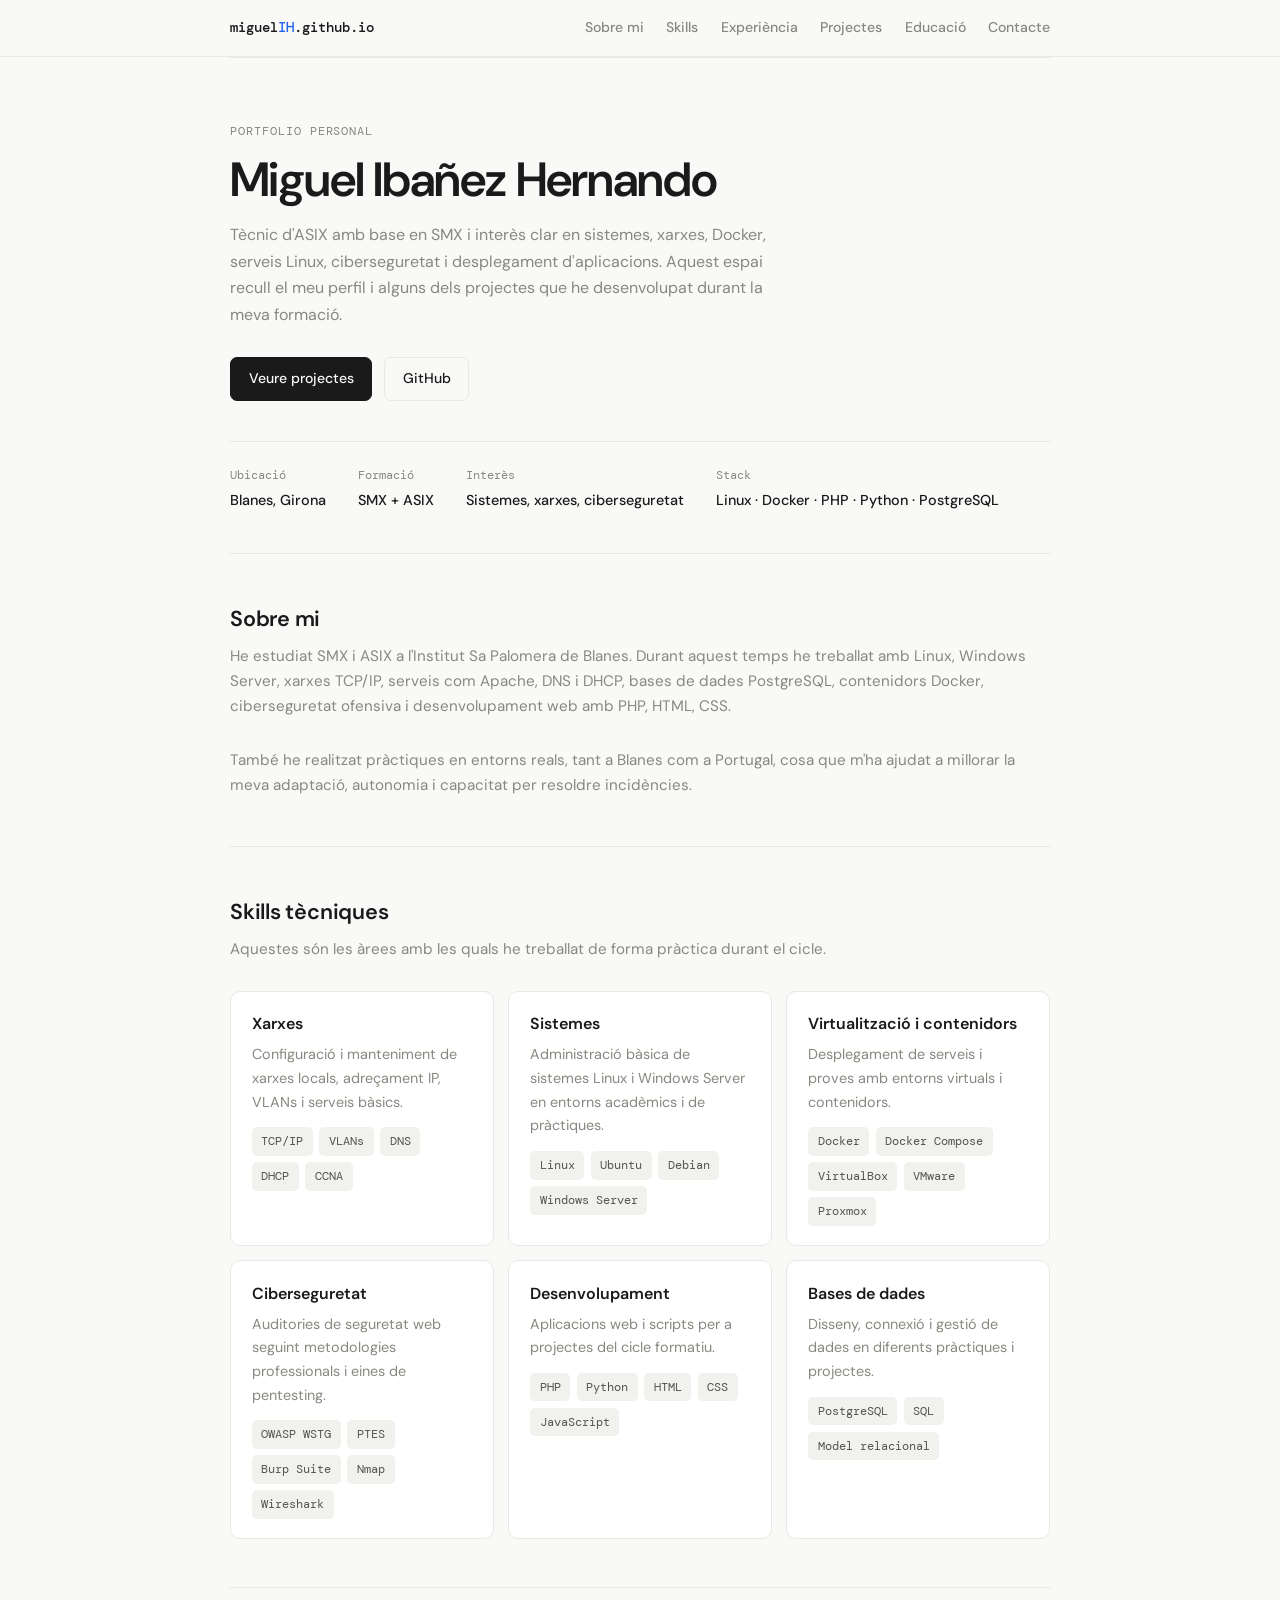
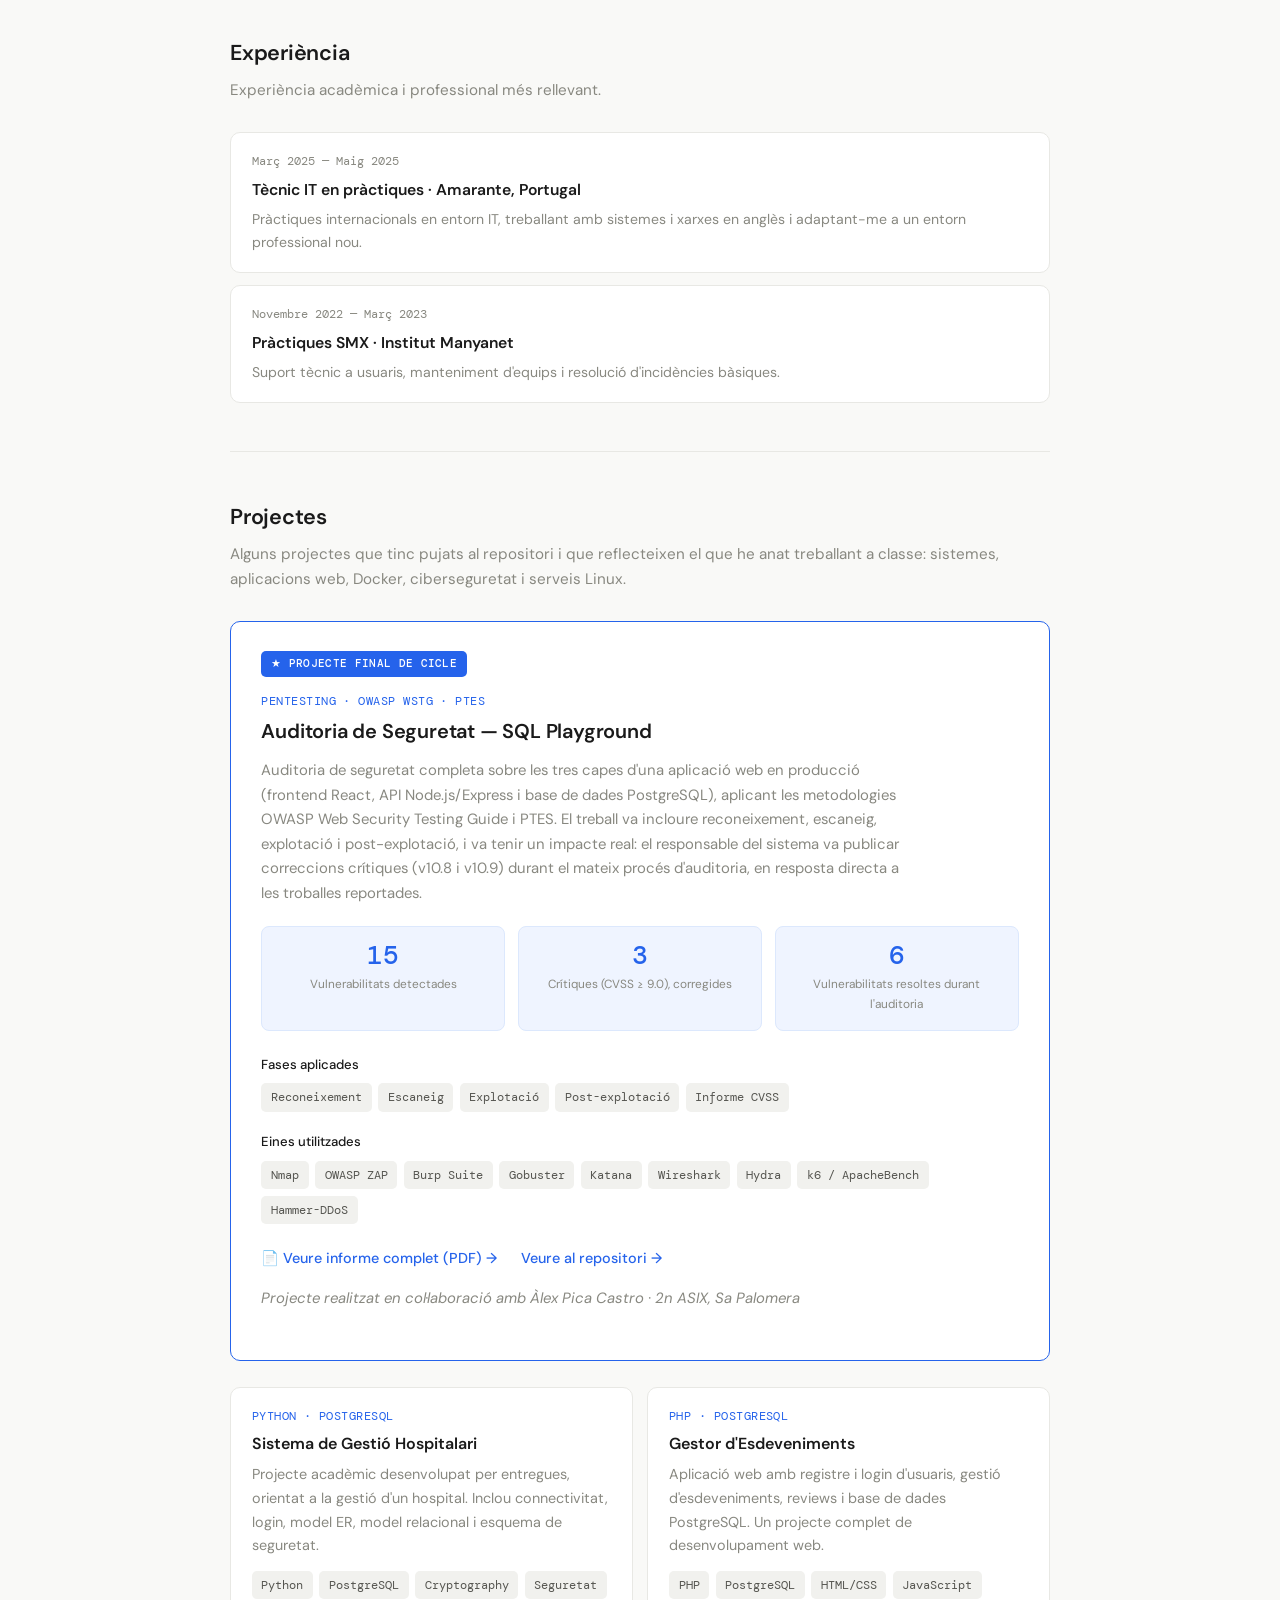
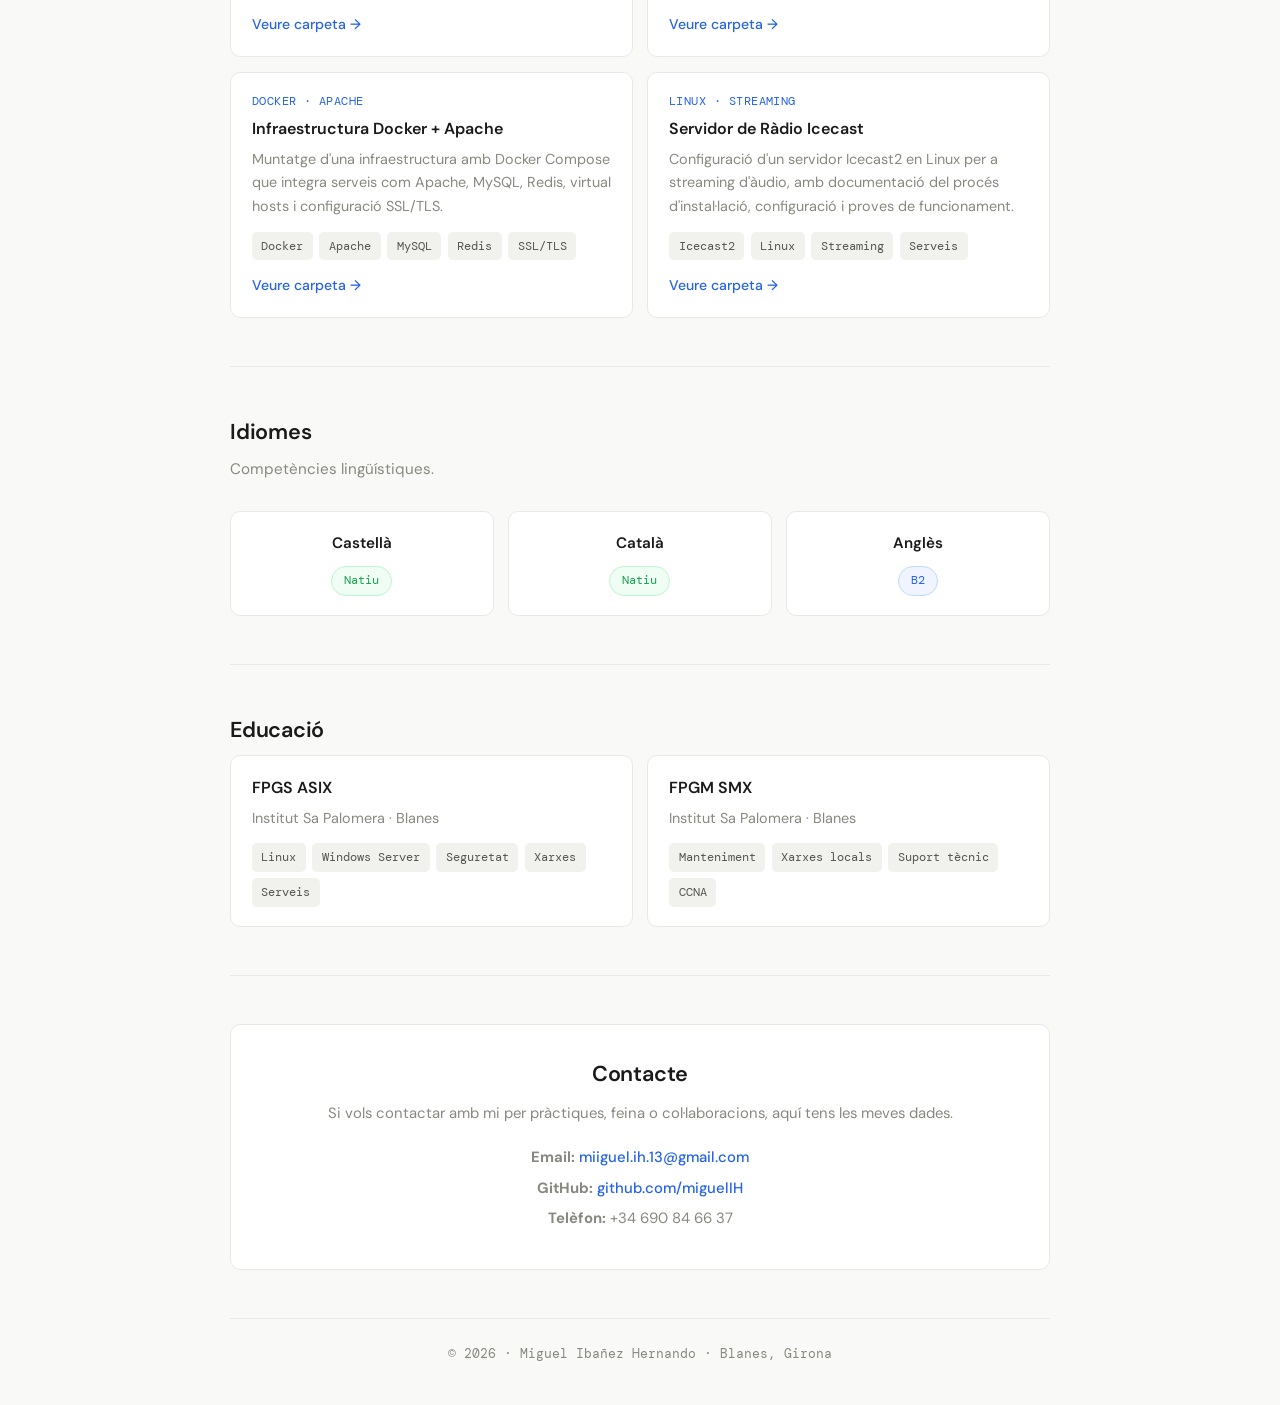
<file: index.html>
<!DOCTYPE html>
<html lang="ca">
<head>
  <meta charset="UTF-8" />
  <meta name="viewport" content="width=device-width, initial-scale=1.0" />
  <title>Miguel Ibañez | Portfolio</title>
  <meta name="description" content="Portfolio personal de Miguel Ibañez Hernando, tècnic ASIX amb projectes de sistemes, xarxes, ciberseguretat, Docker i desenvolupament web." />
  <link href="https://fonts.googleapis.com/css2?family=DM+Sans:wght@300;400;500;600&family=DM+Mono:wght@400;500&display=swap" rel="stylesheet">
  <style>
    :root {
      --bg: #f9f9f7;
      --surface: #ffffff;
      --border: #e8e8e4;
      --text: #1a1a1a;
      --muted: #888880;
      --accent: #2563eb;
      --accent-soft: #eff4ff;
      --tag-bg: #f1f1ee;
      --tag-color: #555550;
      --radius: 10px;
      --max: 820px;
    }
 
    * { box-sizing: border-box; margin: 0; padding: 0; }
 
    html { scroll-behavior: smooth; }
 
    body {
      font-family: 'DM Sans', sans-serif;
      background: var(--bg);
      color: var(--text);
      line-height: 1.65;
      font-size: 15px;
    }
 
    a { color: var(--accent); text-decoration: none; }
    a:hover { text-decoration: underline; }
 
    .container {
      width: min(100% - 2.5rem, var(--max));
      margin: 0 auto;
    }
 
    /* ── HEADER ── */
    header {
      border-bottom: 1px solid var(--border);
      background: var(--bg);
      position: sticky;
      top: 0;
      z-index: 10;
    }
 
    .nav {
      display: flex;
      justify-content: space-between;
      align-items: center;
      padding: 1rem 0;
      gap: 1rem;
      flex-wrap: wrap;
    }
 
    .brand {
      font-family: 'DM Mono', monospace;
      font-size: .9rem;
      color: var(--text);
      font-weight: 500;
    }
 
    .brand span { color: var(--accent); }
 
    nav { display: flex; gap: 1.4rem; flex-wrap: wrap; }
 
    nav a {
      color: var(--muted);
      font-size: .88rem;
      font-weight: 500;
      transition: color .15s;
    }
 
    nav a:hover { color: var(--text); text-decoration: none; }
 
    /* ── HERO ── */
    .hero { padding: 4rem 0 2.5rem; }
 
    .label {
      font-family: 'DM Mono', monospace;
      font-size: .75rem;
      color: var(--muted);
      letter-spacing: .08em;
      text-transform: uppercase;
      margin-bottom: .75rem;
    }
 
    h1 {
      font-size: clamp(2rem, 5vw, 3rem);
      font-weight: 600;
      line-height: 1.1;
      margin-bottom: 1rem;
      letter-spacing: -.02em;
    }
 
    .hero-desc {
      color: var(--muted);
      font-size: 1rem;
      max-width: 560px;
      margin-bottom: 1.8rem;
    }
 
    .cta { display: flex; gap: .75rem; flex-wrap: wrap; }
 
    .btn {
      padding: .6rem 1.1rem;
      border-radius: 7px;
      font-size: .88rem;
      font-weight: 500;
      font-family: inherit;
      transition: .15s;
    }
 
    .btn-primary {
      background: var(--text);
      color: var(--bg);
      border: 1px solid var(--text);
    }
 
    .btn-primary:hover { opacity: .8; text-decoration: none; }
 
    .btn-secondary {
      background: transparent;
      color: var(--text);
      border: 1px solid var(--border);
    }
 
    .btn-secondary:hover { border-color: #aaa; text-decoration: none; }
 
    .hero-meta {
      margin-top: 2.5rem;
      padding-top: 1.5rem;
      border-top: 1px solid var(--border);
      display: flex;
      gap: 2rem;
      flex-wrap: wrap;
    }
 
    .meta-item { display: flex; flex-direction: column; gap: .2rem; }
    .meta-label { font-size: .75rem; color: var(--muted); font-family: 'DM Mono', monospace; }
    .meta-value { font-size: .9rem; font-weight: 500; }
 
    /* ── SECTIONS ── */
    section { padding: 3rem 0; border-top: 1px solid var(--border); }
 
    h2 {
      font-size: 1.35rem;
      font-weight: 600;
      margin-bottom: .4rem;
      letter-spacing: -.01em;
    }
 
    .section-desc {
      color: var(--muted);
      margin-bottom: 1.8rem;
      font-size: .95rem;
    }
 
    /* ── CARDS ── */
    .card {
      background: var(--surface);
      border: 1px solid var(--border);
      border-radius: var(--radius);
      padding: 1.2rem 1.3rem;
    }
 
    .card h3 {
      font-size: 1rem;
      font-weight: 600;
      margin-bottom: .35rem;
    }
 
    .card p {
      color: var(--muted);
      font-size: .9rem;
      margin-bottom: .8rem;
    }
 
    /* ── GRIDS ── */
    .grid-3 { display: grid; grid-template-columns: repeat(3,1fr); gap: .9rem; }
    .grid-2 { display: grid; grid-template-columns: repeat(2,1fr); gap: .9rem; }
 
    /* ── TAGS ── */
    .tags { display: flex; flex-wrap: wrap; gap: .4rem; margin-top: .5rem; }
 
    .tag {
      background: var(--tag-bg);
      color: var(--tag-color);
      padding: .25rem .6rem;
      border-radius: 5px;
      font-size: .78rem;
      font-family: 'DM Mono', monospace;
      font-weight: 400;
    }
 
    /* ── TIMELINE ── */
    .timeline { display: grid; gap: .8rem; }
 
    .timeline-item {
      background: var(--surface);
      border: 1px solid var(--border);
      border-radius: var(--radius);
      padding: 1.1rem 1.3rem;
    }
 
    .timeline-item .date {
      font-family: 'DM Mono', monospace;
      font-size: .78rem;
      color: var(--muted);
      margin-bottom: .35rem;
    }
 
    .timeline-item h3 { font-size: .98rem; font-weight: 600; margin-bottom: .3rem; }
    .timeline-item p { color: var(--muted); font-size: .88rem; }
 
    /* ── PROJECTS ── */
    .project-type {
      font-family: 'DM Mono', monospace;
      font-size: .72rem;
      color: var(--accent);
      text-transform: uppercase;
      letter-spacing: .04em;
      margin-bottom: .3rem;
    }
 
    .project-links { margin-top: .8rem; }
    .project-links a { font-size: .88rem; font-weight: 500; }
 
    /* ── FEATURED PROJECT ── */
    .featured-card {
      background: var(--surface);
      border: 1.5px solid var(--accent);
      border-radius: var(--radius);
      padding: 1.8rem 1.9rem;
      margin-bottom: 1.6rem;
      position: relative;
    }
 
    .featured-badge {
      display: inline-block;
      background: var(--accent);
      color: #fff;
      font-family: 'DM Mono', monospace;
      font-size: .68rem;
      font-weight: 500;
      padding: .25rem .6rem;
      border-radius: 5px;
      margin-bottom: .9rem;
      letter-spacing: .03em;
      text-transform: uppercase;
    }
 
    .featured-card h3 {
      font-size: 1.25rem;
      font-weight: 600;
      margin-bottom: .6rem;
      letter-spacing: -.01em;
    }
 
    .featured-card > p {
      color: var(--muted);
      font-size: .93rem;
      margin-bottom: 1.3rem;
      max-width: 640px;
    }
 
    .stat-grid {
      display: grid;
      grid-template-columns: repeat(3, 1fr);
      gap: .8rem;
      margin-bottom: 1.4rem;
    }
 
    .stat-box {
      background: var(--accent-soft);
      border: 1px solid #dce8fd;
      border-radius: 8px;
      padding: 1rem .8rem;
      text-align: center;
    }
 
    .stat-num {
      font-family: 'DM Mono', monospace;
      font-size: 1.6rem;
      font-weight: 500;
      color: var(--accent);
      line-height: 1;
    }
 
    .stat-label {
      font-size: .74rem;
      color: var(--muted);
      margin-top: .4rem;
    }
 
    .featured-subtitle {
      font-size: .82rem;
      font-weight: 500;
      color: var(--text);
      margin-bottom: .5rem;
      margin-top: 1.2rem;
    }
 
    .featured-links {
      margin-top: 1.4rem;
      display: flex;
      gap: 1.5rem;
      flex-wrap: wrap;
    }
 
    .featured-links a {
      font-size: .9rem;
      font-weight: 500;
    }
 
    .credit-note {
      margin-top: 1rem;
      font-size: .78rem;
      color: var(--muted);
      font-style: italic;
    }
 
    /* ── LANGUAGES ── */
    .languages-grid { display: grid; grid-template-columns: repeat(3,1fr); gap: .9rem; }
 
    .language-card {
      background: var(--surface);
      border: 1px solid var(--border);
      border-radius: var(--radius);
      padding: 1.2rem;
      text-align: center;
    }
 
    .language-name { font-weight: 600; font-size: .95rem; margin-bottom: .6rem; }
 
    .language-level {
      font-family: 'DM Mono', monospace;
      font-size: .75rem;
      padding: .25rem .75rem;
      border-radius: 50px;
      display: inline-block;
    }
 
    .level-native { background: #f0fdf4; color: #16a34a; border: 1px solid #bbf7d0; }
    .level-b1 { background: var(--accent-soft); color: var(--accent); border: 1px solid #bfdbfe; }
    .level-b2 { background: var(--accent-soft); color: var(--accent); border: 1px solid #bfdbfe; }
 
    .language-bar-container {
      margin-top: .9rem;
      height: 4px;
      background: var(--border);
      border-radius: 50px;
      overflow: hidden;
    }
 
    .language-bar { height: 100%; border-radius: 50px; background: var(--accent); }
    .bar-native { width: 100%; }
    .bar-b2 { width: 70%; }
    .bar-b1 { width: 55%; }
 
    /* ── CONTACT ── */
    .contact-box {
      background: var(--surface);
      border: 1px solid var(--border);
      border-radius: var(--radius);
      padding: 2rem;
      text-align: center;
    }
 
    .contact-box h2 { margin-bottom: .5rem; }
    .contact-box p { color: var(--muted); font-size: .93rem; margin-bottom: .4rem; }
    .contact-box a { font-weight: 500; }
 
    /* ── FOOTER ── */
    footer {
      border-top: 1px solid var(--border);
      padding: 1.5rem 0 2.5rem;
      text-align: center;
      color: var(--muted);
      font-size: .83rem;
      font-family: 'DM Mono', monospace;
    }
 
    /* ── RESPONSIVE ── */
    @media (max-width: 700px) {
      .grid-3, .grid-2, .languages-grid, .stat-grid { grid-template-columns: 1fr; }
      .nav { flex-direction: column; align-items: flex-start; }
      nav { gap: .8rem; }
      .hero { padding: 2.5rem 0 1.5rem; }
      .hero-meta { gap: 1.2rem; }
    }
  </style>
</head>
<body>
 
  <header>
    <div class="container nav">
      <div class="brand">miguel<span>IH</span>.github.io</div>
      <nav>
        <a href="#sobre">Sobre mi</a>
        <a href="#skills">Skills</a>
        <a href="#experiencia">Experiència</a>
        <a href="#projectes">Projectes</a>
        <a href="#educacio">Educació</a>
        <a href="#contacte">Contacte</a>
      </nav>
    </div>
  </header>
 
  <main>
 
    <!-- HERO -->
    <section class="hero container">
      <div class="label">Portfolio personal</div>
      <h1>Miguel Ibañez Hernando</h1>
      <p class="hero-desc">
        Tècnic d'ASIX amb base en SMX i interès clar en sistemes, xarxes, Docker, serveis Linux,
        ciberseguretat i desplegament d'aplicacions. Aquest espai recull el meu perfil i alguns dels
        projectes que he desenvolupat durant la meva formació.
      </p>
      <div class="cta">
        <a class="btn btn-primary" href="#projectes">Veure projectes</a>
        <a class="btn btn-secondary" href="https://github.com/miguelIH" target="_blank" rel="noopener noreferrer">GitHub</a>
      </div>
      <div class="hero-meta">
        <div class="meta-item">
          <span class="meta-label">Ubicació</span>
          <span class="meta-value">Blanes, Girona</span>
        </div>
        <div class="meta-item">
          <span class="meta-label">Formació</span>
          <span class="meta-value">SMX + ASIX</span>
        </div>
        <div class="meta-item">
          <span class="meta-label">Interès</span>
          <span class="meta-value">Sistemes, xarxes, ciberseguretat</span>
        </div>
        <div class="meta-item">
          <span class="meta-label">Stack</span>
          <span class="meta-value">Linux · Docker · PHP · Python · PostgreSQL</span>
        </div>
      </div>
    </section>
 
    <!-- SOBRE MI -->
    <section id="sobre" class="container">
      <h2>Sobre mi</h2>
      <p class="section-desc">
        He estudiat SMX i ASIX a l'Institut Sa Palomera de Blanes.
        Durant aquest temps he treballat amb Linux, Windows Server, xarxes TCP/IP, serveis
        com Apache, DNS i DHCP, bases de dades PostgreSQL, contenidors Docker, ciberseguretat
        ofensiva i desenvolupament web amb PHP, HTML, CSS.
      </p>
      <p class="section-desc" style="margin-bottom:0">
        També he realitzat pràctiques en entorns reals, tant a Blanes com a Portugal, cosa que
        m'ha ajudat a millorar la meva adaptació, autonomia i capacitat per resoldre incidències.
      </p>
    </section>
 
    <!-- SKILLS -->
    <section id="skills" class="container">
      <h2>Skills tècniques</h2>
      <p class="section-desc">Aquestes són les àrees amb les quals he treballat de forma pràctica durant el cicle.</p>
 
      <div class="grid-3">
        <article class="card">
          <h3>Xarxes</h3>
          <p>Configuració i manteniment de xarxes locals, adreçament IP, VLANs i serveis bàsics.</p>
          <div class="tags">
            <span class="tag">TCP/IP</span>
            <span class="tag">VLANs</span>
            <span class="tag">DNS</span>
            <span class="tag">DHCP</span>
            <span class="tag">CCNA</span>
          </div>
        </article>
 
        <article class="card">
          <h3>Sistemes</h3>
          <p>Administració bàsica de sistemes Linux i Windows Server en entorns acadèmics i de pràctiques.</p>
          <div class="tags">
            <span class="tag">Linux</span>
            <span class="tag">Ubuntu</span>
            <span class="tag">Debian</span>
            <span class="tag">Windows Server</span>
          </div>
        </article>
 
        <article class="card">
          <h3>Virtualització i contenidors</h3>
          <p>Desplegament de serveis i proves amb entorns virtuals i contenidors.</p>
          <div class="tags">
            <span class="tag">Docker</span>
            <span class="tag">Docker Compose</span>
            <span class="tag">VirtualBox</span>
            <span class="tag">VMware</span>
            <span class="tag">Proxmox</span>
          </div>
        </article>
 
        <article class="card">
          <h3>Ciberseguretat</h3>
          <p>Auditories de seguretat web seguint metodologies professionals i eines de pentesting.</p>
          <div class="tags">
            <span class="tag">OWASP WSTG</span>
            <span class="tag">PTES</span>
            <span class="tag">Burp Suite</span>
            <span class="tag">Nmap</span>
            <span class="tag">Wireshark</span>
          </div>
        </article>
 
        <article class="card">
          <h3>Desenvolupament</h3>
          <p>Aplicacions web i scripts per a projectes del cicle formatiu.</p>
          <div class="tags">
            <span class="tag">PHP</span>
            <span class="tag">Python</span>
            <span class="tag">HTML</span>
            <span class="tag">CSS</span>
            <span class="tag">JavaScript</span>
          </div>
        </article>
 
        <article class="card">
          <h3>Bases de dades</h3>
          <p>Disseny, connexió i gestió de dades en diferents pràctiques i projectes.</p>
          <div class="tags">
            <span class="tag">PostgreSQL</span>
            <span class="tag">SQL</span>
            <span class="tag">Model relacional</span>
          </div>
        </article>
      </div>
    </section>
 
    <!-- EXPERIÈNCIA -->
    <section id="experiencia" class="container">
      <h2>Experiència</h2>
      <p class="section-desc">Experiència acadèmica i professional més rellevant.</p>
 
      <div class="timeline">
        <article class="timeline-item">
          <div class="date">Març 2025 — Maig 2025</div>
          <h3>Tècnic IT en pràctiques · Amarante, Portugal</h3>
          <p>Pràctiques internacionals en entorn IT, treballant amb sistemes i xarxes en anglès i adaptant-me a un entorn professional nou.</p>
        </article>
 
        <article class="timeline-item">
          <div class="date">Novembre 2022 — Març 2023</div>
          <h3>Pràctiques SMX · Institut Manyanet</h3>
          <p>Suport tècnic a usuaris, manteniment d'equips i resolució d'incidències bàsiques.</p>
        </article>
      </div>
    </section>
 
    <!-- PROJECTES -->
    <section id="projectes" class="container">
      <h2>Projectes</h2>
      <p class="section-desc">
        Alguns projectes que tinc pujats al repositori i que reflecteixen el que he anat treballant
        a classe: sistemes, aplicacions web, Docker, ciberseguretat i serveis Linux.
      </p>
 
      <!-- PROJECTE DESTACAT -->
      <article class="featured-card">
        <span class="featured-badge">★ Projecte final de cicle</span>
        <div class="project-type">Pentesting · OWASP WSTG · PTES</div>
        <h3>Auditoria de Seguretat — SQL Playground</h3>
        <p>
          Auditoria de seguretat completa sobre les tres capes d'una aplicació web en producció
          (frontend React, API Node.js/Express i base de dades PostgreSQL), aplicant les
          metodologies OWASP Web Security Testing Guide i PTES. El treball va incloure
          reconeixement, escaneig, explotació i post-explotació, i va tenir un impacte real: el
          responsable del sistema va publicar correccions crítiques (v10.8 i v10.9) durant el
          mateix procés d'auditoria, en resposta directa a les troballes reportades.
        </p>
 
        <div class="stat-grid">
          <div class="stat-box">
            <div class="stat-num">15</div>
            <div class="stat-label">Vulnerabilitats detectades</div>
          </div>
          <div class="stat-box">
            <div class="stat-num">3</div>
            <div class="stat-label">Crítiques (CVSS ≥ 9.0), corregides</div>
          </div>
          <div class="stat-box">
            <div class="stat-num">6</div>
            <div class="stat-label">Vulnerabilitats resoltes durant l'auditoria</div>
          </div>
        </div>
 
        <div class="featured-subtitle">Fases aplicades</div>
        <div class="tags">
          <span class="tag">Reconeixement</span>
          <span class="tag">Escaneig</span>
          <span class="tag">Explotació</span>
          <span class="tag">Post-explotació</span>
          <span class="tag">Informe CVSS</span>
        </div>
 
        <div class="featured-subtitle">Eines utilitzades</div>
        <div class="tags">
          <span class="tag">Nmap</span>
          <span class="tag">OWASP ZAP</span>
          <span class="tag">Burp Suite</span>
          <span class="tag">Gobuster</span>
          <span class="tag">Katana</span>
          <span class="tag">Wireshark</span>
          <span class="tag">Hydra</span>
          <span class="tag">k6 / ApacheBench</span>
          <span class="tag">Hammer-DDoS</span>
        </div>
 
        <div class="featured-links">
          <a href="RUTA-AL-TEU-PDF.pdf" target="_blank" rel="noopener noreferrer">📄 Veure informe complet (PDF) →</a>
          <a href="https://github.com/miguelIH" target="_blank" rel="noopener noreferrer">Veure al repositori →</a>
        </div>
 
        <p class="credit-note">Projecte realitzat en col·laboració amb Àlex Pica Castro · 2n ASIX, Sa Palomera</p>
      </article>
 
      <div class="grid-2">
        <article class="card">
          <div class="project-type">Python · PostgreSQL</div>
          <h3>Sistema de Gestió Hospitalari</h3>
          <p>Projecte acadèmic desenvolupat per entregues, orientat a la gestió d'un hospital. Inclou connectivitat, login, model ER, model relacional i esquema de seguretat.</p>
          <div class="tags">
            <span class="tag">Python</span>
            <span class="tag">PostgreSQL</span>
            <span class="tag">Cryptography</span>
            <span class="tag">Seguretat</span>
          </div>
          <div class="project-links">
            <a href="https://github.com/miguelIH/miguelIH.github.io/tree/main/Serveis%2024-25" target="_blank" rel="noopener noreferrer">Veure carpeta →</a>
          </div>
        </article>
 
        <article class="card">
          <div class="project-type">PHP · PostgreSQL</div>
          <h3>Gestor d'Esdeveniments</h3>
          <p>Aplicació web amb registre i login d'usuaris, gestió d'esdeveniments, reviews i base de dades PostgreSQL. Un projecte complet de desenvolupament web.</p>
          <div class="tags">
            <span class="tag">PHP</span>
            <span class="tag">PostgreSQL</span>
            <span class="tag">HTML/CSS</span>
            <span class="tag">JavaScript</span>
          </div>
          <div class="project-links">
            <a href="https://github.com/miguelIH/miguelIH.github.io/tree/main/Webs%2024-25" target="_blank" rel="noopener noreferrer">Veure carpeta →</a>
          </div>
        </article>
 
        <article class="card">
          <div class="project-type">Docker · Apache</div>
          <h3>Infraestructura Docker + Apache</h3>
          <p>Muntatge d'una infraestructura amb Docker Compose que integra serveis com Apache, MySQL, Redis, virtual hosts i configuració SSL/TLS.</p>
          <div class="tags">
            <span class="tag">Docker</span>
            <span class="tag">Apache</span>
            <span class="tag">MySQL</span>
            <span class="tag">Redis</span>
            <span class="tag">SSL/TLS</span>
          </div>
          <div class="project-links">
            <a href="https://github.com/miguelIH/miguelIH.github.io/tree/main/Serveis%2025-26" target="_blank" rel="noopener noreferrer">Veure carpeta →</a>
          </div>
        </article>
 
        <article class="card">
          <div class="project-type">Linux · Streaming</div>
          <h3>Servidor de Ràdio Icecast</h3>
          <p>Configuració d'un servidor Icecast2 en Linux per a streaming d'àudio, amb documentació del procés d'instal·lació, configuració i proves de funcionament.</p>
          <div class="tags">
            <span class="tag">Icecast2</span>
            <span class="tag">Linux</span>
            <span class="tag">Streaming</span>
            <span class="tag">Serveis</span>
          </div>
          <div class="project-links">
            <a href="https://github.com/miguelIH/miguelIH.github.io/tree/main/Serveis%2025-26" target="_blank" rel="noopener noreferrer">Veure carpeta →</a>
          </div>
        </article>
      </div>
    </section>
 
    <!-- IDIOMES -->
    <section id="languages" class="container">
      <h2>Idiomes</h2>
      <p class="section-desc">Competències lingüístiques.</p>
 
      <div class="languages-grid">
        <div class="language-card">
          <div class="language-name">Castellà</div>
          <span class="language-level level-native">Natiu</span>
        </div>
        <div class="language-card">
          <div class="language-name">Català</div>
          <span class="language-level level-native">Natiu</span>
        </div>
        <div class="language-card">
          <div class="language-name">Anglès</div>
          <span class="language-level level-b2">B2</span>
        </div>
      </div>
    </section>
 
    <!-- EDUCACIÓ -->
    <section id="educacio" class="container">
      <h2>Educació</h2>
      <div class="grid-2">
        <article class="card">
          <h3>FPGS ASIX</h3>
          <p>Institut Sa Palomera · Blanes</p>
          <div class="tags">
            <span class="tag">Linux</span>
            <span class="tag">Windows Server</span>
            <span class="tag">Seguretat</span>
            <span class="tag">Xarxes</span>
            <span class="tag">Serveis</span>
          </div>
        </article>
 
        <article class="card">
          <h3>FPGM SMX</h3>
          <p>Institut Sa Palomera · Blanes</p>
          <div class="tags">
            <span class="tag">Manteniment</span>
            <span class="tag">Xarxes locals</span>
            <span class="tag">Suport tècnic</span>
            <span class="tag">CCNA</span>
          </div>
        </article>
      </div>
    </section>
 
    <!-- CONTACTE -->
    <section id="contacte" class="container">
      <div class="contact-box">
        <h2>Contacte</h2>
        <p style="margin-bottom:1.2rem">Si vols contactar amb mi per pràctiques, feina o col·laboracions, aquí tens les meves dades.</p>
        <p><strong>Email:</strong> <a href="mailto:miiguel.ih.13@gmail.com">miiguel.ih.13@gmail.com</a></p>
        <p><strong>GitHub:</strong> <a href="https://github.com/miguelIH" target="_blank" rel="noopener noreferrer">github.com/miguelIH</a></p>
        <p><strong>Telèfon:</strong> +34 690 84 66 37</p>
      </div>
    </section>
 
  </main>
 
  <footer class="container">
    © 2026 · Miguel Ibañez Hernando · Blanes, Girona
  </footer>
 
</body>
</html>
</file>
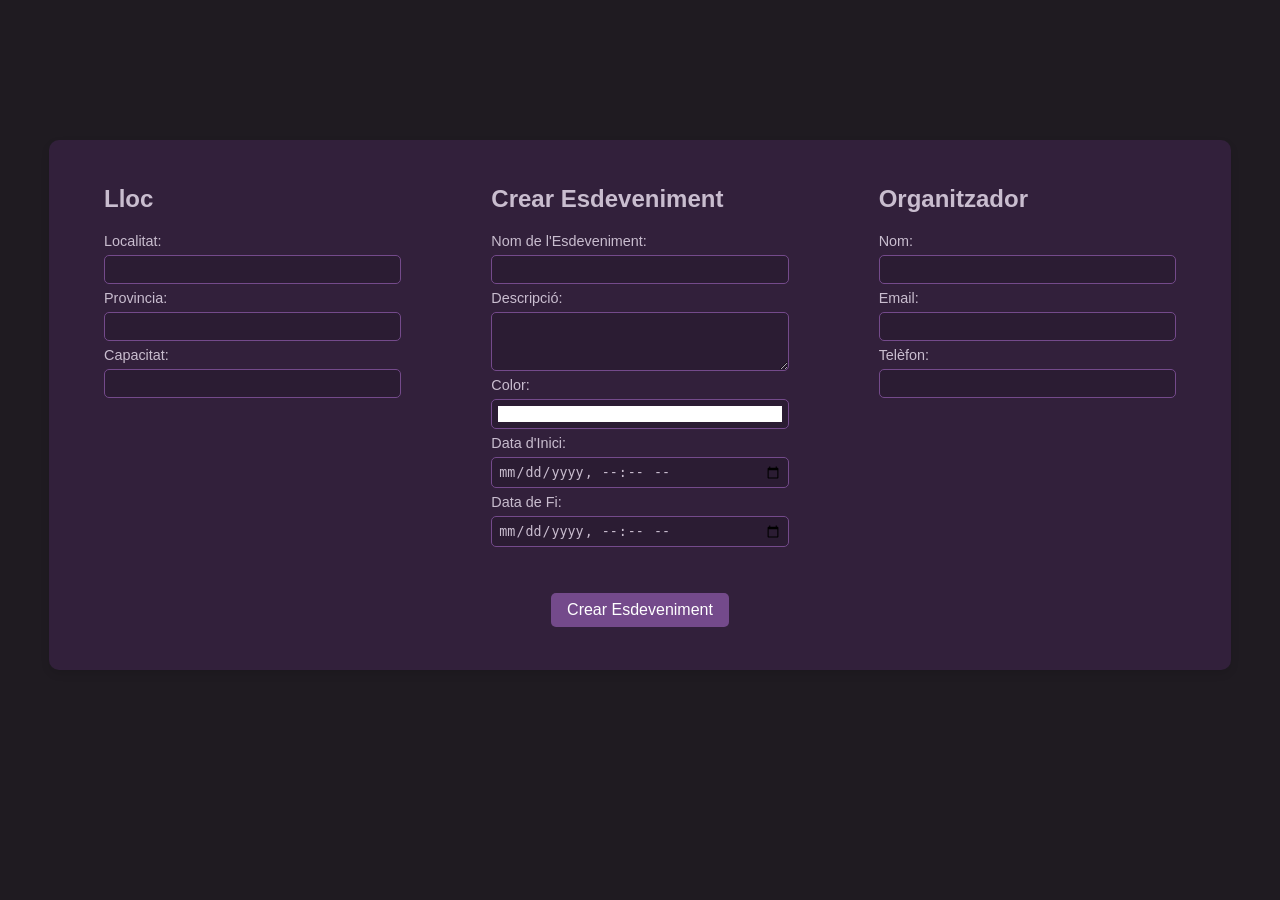
<file: Webs 24-25/Gestor-Esdeveniments-WEBS/Codi/crearEsdeveniment.html>
<!DOCTYPE html>
<html lang="ca">
<head>
    <meta charset="UTF-8">
    <meta name="viewport" content="width=device-width, initial-scale=1.0">
    <title>Crear Esdeveniment</title>
    <!-- Enllaç al fitxer CSS per donar estil a la pàgina -->
    <link rel="stylesheet" href="styles.css">
</head>
<body>
    <div class="form-wrapper-esdeveniment">
        <div class="form-container-esdeveniment">
            <!-- Formulari per crear un esdeveniment -->
            <form id="crear-esdeveniment-form" method="POST" action="crearEsdeveniment.php">
                <div class="form-column">
                    <h2>Lloc</h2>
                    <!-- Camp per introduir la localitat -->
                    <label for="nom_lloc">Localitat:</label>
                    <input type="text" id="nom_lloc" name="nom_lloc" required>
                    <!-- Camp per introduir la provincia -->
                    <label for="provincia">Provincia:</label>
                    <input type="text" id="provincia" name="provincia" required>
                    <!-- Camp per introduir la capacitat -->
                    <label for="capacitat">Capacitat:</label>
                    <input type="number" id="capacitat" name="capacitat" required>
                </div>
                <div class="form-column">
                    <h2>Crear Esdeveniment</h2>
                    <!-- Camp per introduir el nom de l'esdeveniment -->
                    <label for="nom_events">Nom de l'Esdeveniment:</label>
                    <input type="text" id="nom_events" name="nom_events" required>
                    <!-- Camp per introduir la descripció de l'esdeveniment -->
                    <label for="descripcio">Descripció:</label>
                    <textarea id="descripcio" name="descripcio" rows="3" required></textarea>
                    <!-- Camp per seleccionar el color de l'esdeveniment -->
                    <label for="color">Color:</label>
                    <input type="color" id="color" name="color" value="#ffffff" required>
                    <!-- Camp per introduir la data d'inici de l'esdeveniment -->
                    <label for="data_inici">Data d'Inici:</label>
                    <input type="datetime-local" id="data_inici" name="data_inici" required>
                    <!-- Camp per introduir la data de fi de l'esdeveniment -->
                    <label for="data_fi">Data de Fi:</label>
                    <input type="datetime-local" id="data_fi" name="data_fi" required>
                </div>
                <div class="form-column">
                    <h2>Organitzador</h2>
                    <!-- Camp per introduir el nom de l'organitzador -->
                    <label for="nom_organizador">Nom:</label>
                    <input type="text" id="nom_organizador" name="nom_organizador" required>
                    <!-- Camp per introduir l'email de l'organitzador -->
                    <label for="email_organizador">Email:</label>
                    <input type="email" id="email_organizador" name="email_organizador" required>
                    <!-- Camp per introduir el telèfon de l'organitzador -->
                    <label for="telefon_organizador">Telèfon:</label>
                    <input type="text" id="telefon_organizador" name="telefon_organizador" required>
                </div>
                <div class="form-section-submit">
                    <!-- Botó per enviar el formulari -->
                    <input type="submit" value="Crear Esdeveniment">
                </div>
            </form>
        </div>
    </div>
</body>
</html>
</file>
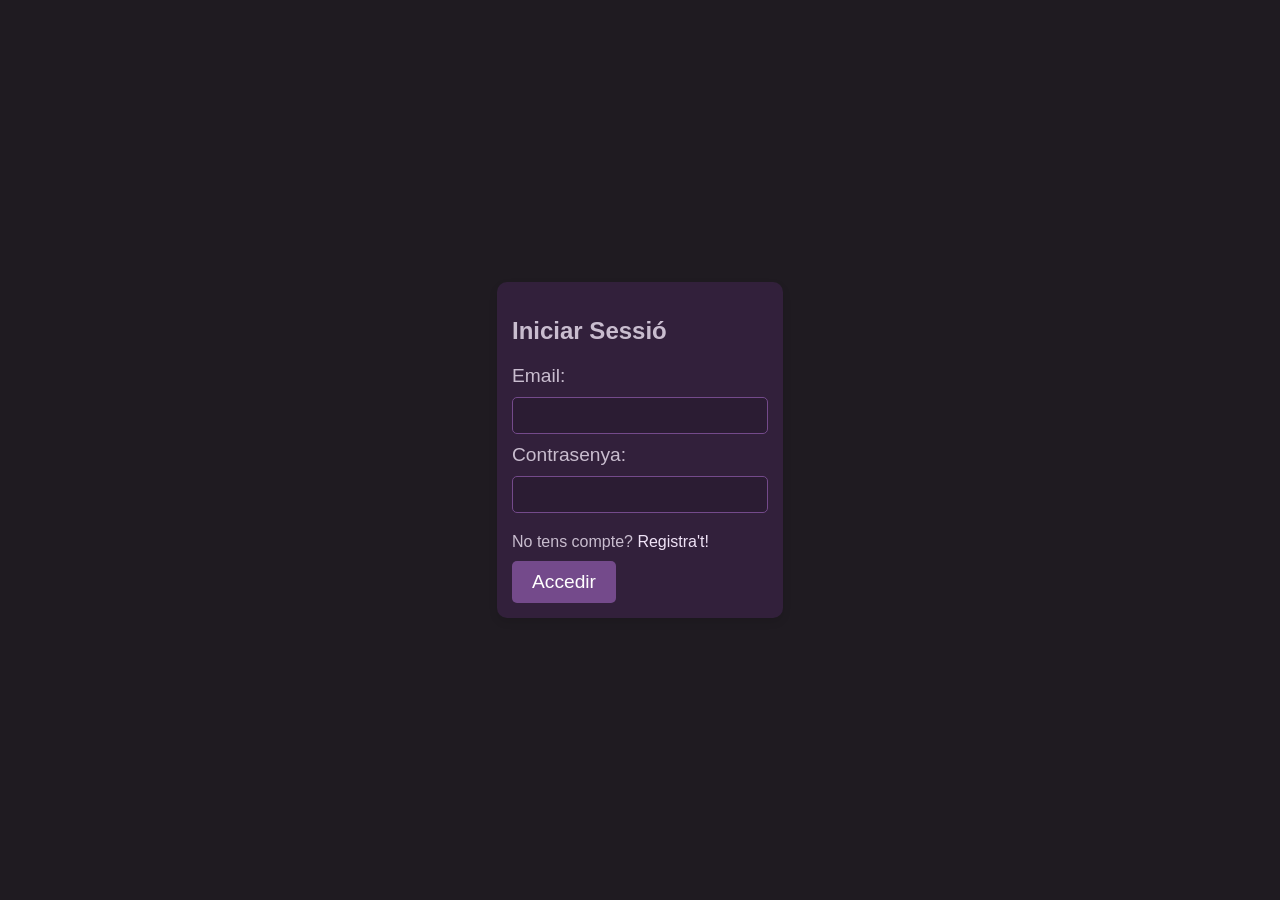
<file: Webs 24-25/Gestor-Esdeveniments-WEBS/Codi/iniciarSessio.html>
<!DOCTYPE html>
<html lang="ca">
<head>
    <meta charset="UTF-8">
    <meta name="viewport" content="width=device-width, initial-scale=1.0">
    <title>Pàgina d'Accés</title>
    <!-- Enllaç al fitxer CSS extern -->
    <link rel="stylesheet" href="styles.css">
</head>
<body>
    <div class="form-wrapper">
        <div class="form-container">
            <!-- Formulari d'inici de sessió -->
            <form id="login-form" method="POST" action="login.php">
                <h2>Iniciar Sessió</h2>
                <!-- Camp per introduir l'email -->
                <label for="email">Email:</label>
                <input type="email" id="email" name="email" required>
                <!-- Camp per introduir la contrasenya -->
                <label for="password">Contrasenya:</label>
                <input type="password" id="password" name="password" required>
                <!-- Missatge d'error que es mostra si l'usuari o la contrasenya són incorrectes -->
                <p id="error-message" style="color: red; display: none;">El usuari o la contrasenya són incorrectes!</p>
                <!-- Enllaç per registrar-se si no es té compte -->
                <p>No tens compte? <a href="registrar.html">Registra't!</a></p>
                <!-- Botó per enviar el formulari -->
                <input type="submit" value="Accedir">
            </form>
        </div>
    </div>
    <script>
        // Verifica si el paràmetre 'error' està present en la URL
        const urlParams = new URLSearchParams(window.location.search);
        if (urlParams.has('error')) {
            // Mostra el missatge d'error si el paràmetre 'error' està present
            document.getElementById('error-message').style.display = 'block';
        }
    </script>
</body>
</html>
</file>
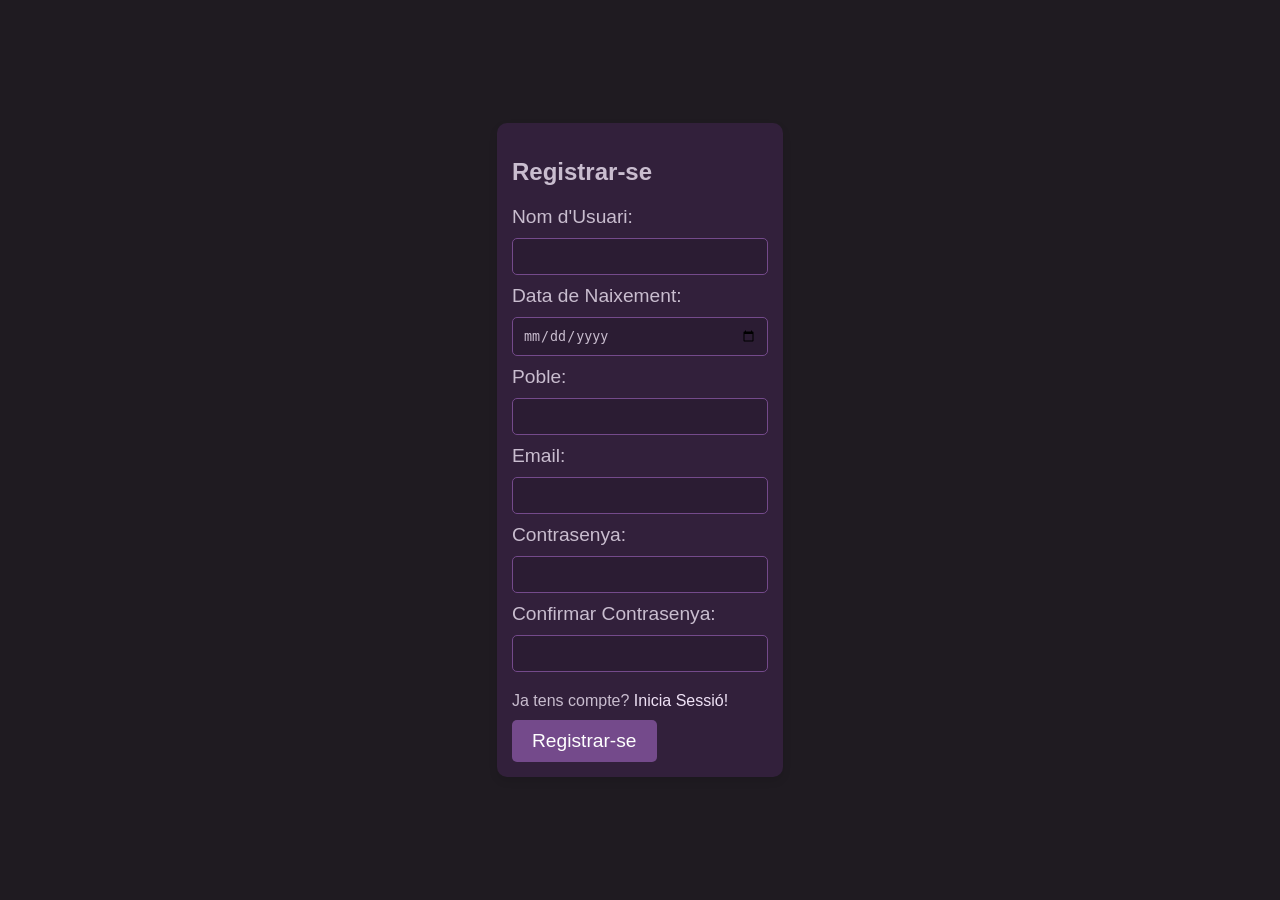
<file: Webs 24-25/Gestor-Esdeveniments-WEBS/Codi/registrar.html>
<!DOCTYPE html>
<html lang="ca">
<head>
    <meta charset="UTF-8">
    <meta name="viewport" content="width=device-width, initial-scale=1.0">
    <title>Registrar-se</title>
    <!-- Enllaç al fitxer CSS per donar estil a la pàgina -->
    <link rel="stylesheet" href="styles.css">
</head>
<body>
    <!-- Contenidor principal del formulari -->
    <div class="form-wrapper">
        <div class="form-container">
            <!-- Formulari de registre -->
            <form id="register-form" method="POST" action="registrar.php">
                <h2>Registrar-se</h2>
                <!-- Camp per introduir el nom d'usuari -->
                <label for="username">Nom d'Usuari:</label>
                <input type="text" id="username" name="username" required>
                <!-- Camp per introduir la data de naixement -->
                <label for="data_naixament">Data de Naixement:</label>
                <input type="date" id="data_naixament" name="data_naixament" required>
                <!-- Camp per introduir el poble -->
                <label for="poble">Poble:</label>
                <input type="text" id="poble" name="poble" required>
                <!-- Camp per introduir l'email -->
                <label for="email">Email:</label>
                <input type="email" id="email" name="email" required>
                <!-- Camp per introduir la contrasenya -->
                <label for="password">Contrasenya:</label>
                <input type="password" id="password" name="password" required>
                <!-- Camp per confirmar la contrasenya -->
                <label for="confirm-password">Confirmar Contrasenya:</label>
                <input type="password" id="confirm-password" name="confirm-password" required>
                <!-- Enllaç per iniciar sessió si ja es té un compte -->
                <p>Ja tens compte? <a href="iniciarSessio.html">Inicia Sessió!</a></p>
                <!-- Botó per enviar el formulari -->
                <input type="submit" value="Registrar-se">
            </form>
        </div>
    </div>
</body>
</html>
</file>
<file: Webs 24-25/Gestor-Esdeveniments-WEBS/Codi/styles.css>
body, html {
    margin: 0;
    padding: 0;
    width: 100%;
    max-width: 100%;
    height: 100%;
    font-family: 'Segoe UI', Tahoma, Geneva, Verdana, sans-serif;
    background-color: #1f1b21;
    color: #c9bdcf;
    overflow-x: hidden;
    display: flex;
    flex-direction: column;
    min-height: 100vh;
}

/* Navbar */
.navbar {
    display: flex;
    align-items: center;
    justify-content: space-between;
    background-color: #32203b;
    padding: 10px 20px;
    color: white;
    margin: 10px 0; /* Afegir marge superior i inferior */
    position: relative;
    box-shadow: 0 -2px 4px #505050, 0 2px 4px #505050;
}
.nav-left {
    display: flex;
    align-items: center;
    margin-right: auto; /* Asegura que esté a la izquierda */
}
.nav-center {
    position: absolute; /* Afegir posició absoluta */
    left: 50%;
    transform: translateX(-50%);
    text-align: center;
    flex-grow: 1;
}

.nav-right {
    display: flex;
    align-items: center;
    margin-left: auto; /* Assegurar que estigui a la dreta */
}

.nav-title {
    margin-left: 45px;
    font-weight: bold;
}

.nav-button {
    background-color: #744a8b;
    color: #f0e3f7;
    padding: 8px 16px;
    border-radius: 4px;
    text-decoration: none;
    margin-right: 10px;
    transition: background-color 0.3s;
}

/* Footer */
.footer {
    background-color: #32203b;
    color: #f0e3f7;
    font-weight: bold;
    text-align: center;
    padding: 15px;
    margin-top: auto;
    margin-bottom: 10px;
    box-shadow: 0 -2px 4px #505050, 0 2px 4px #505050; /* Mateix color que calendar-header */
}

.footer-content {
    max-width: 800px;
    margin: 0 auto;
}

/* Botó de login */
.login-button {
    color: #f0e3f7;
    text-decoration: none;
    padding: 10px 20px;
    background-color: #32203b;
    border-radius: 5px;
}

.login-button:hover {
    background-color: #32203bcf;
}

/* Nom d'usuari */
.username {
    background-color: #744a8b;
    color: #f0e3f7;
    padding: 8px 19px;
    border-radius: 4px;
    text-decoration: none;
    margin-right: 8px;
    transition: background-color 0.3s;
}

.username:hover {
    background-color: #f0e3f775; /* Mateix color que el calendari al passar el ratolí */
}

/* Dropdown d'usuari */
.user-dropdown {
    position: relative;
    display: inline-block;
}

.user-dropdown-content {
    display: none;
    position: absolute;
    background-color: #744a8b; /* Mateix color que el botó */
    min-width: 110px;
    box-shadow: 0px 8px 16px 0px rgba(0,0,0,0.2);
    z-index: 1;
    margin-top: 5px; /* Afegir marge superior */
}

.user-dropdown-content a {
    color: #f0e3f7;
    padding: 12px 16px;
    text-decoration: none;
    display: block;
}

.user-dropdown-content a:hover {
    background-color: #f0e3f775; /* Mateix color que el calendari al passar el ratolí */
}

.user-dropdown:hover .user-dropdown-content {
    display: block;
}

/* Calendar Header */
.calendar-header {
    width: 100%;
    background-color: #1f1b21;
    padding: 8px;
    text-align: center;
    top: 50px;
}

.calendar-header h1 {
    margin: 0;
    font-size: 2em;
    color: #744a8b;
}

/* Calendar Controls */
.calendar-controls {
    margin-top: 10px;
    position: relative;
    z-index: 10;
}

.calendar-controls select, .calendar-controls input {
    padding: 10px;
    font-size: 1em;
    margin: 5px;
    border: 1px solid #744a8b;
    border-radius: 5px;
    background-color: #2b1c33;
    color: #c9bdcf;
    outline: none;
    transition: background-color 0.3s, color 0.3s;
}

.calendar-controls select:hover, .calendar-controls input:hover {
    background-color: #3a2a44;
    color: #ffffff;
}

.calendar-controls select:focus, .calendar-controls input:focus {
    background-color: #3a2a44;
    color: #ffffff;
    border-color: #e5dcf8;
}

.calendar-controls input[type="number"]::-webkit-inner-spin-button,
.calendar-controls input[type="number"]::-webkit-outer-spin-button {
    -webkit-appearance: none;
    margin: 0;
    background-color: #2b1c33;
    color: #c9bdcf;
}

/* Contenidor del calendari */
.calendar-container {
    flex: 1;
    display: flex;
    flex-direction: column;
    align-items: center;
    justify-content: flex-start;
    padding-top: 20px;
    padding-bottom: 20px;
    background-color: #1f1b21;
}

/* Calendari */
.calendar {
    display: grid;
    grid-template-columns: repeat(7, 1fr);
    grid-gap: 0;
    width: 90%;
    max-width: 1200px;
}

.day-header {
    background-color: #2b1c33;
    border: 1px solid #1f1b21;
    padding: 10px;
    text-align: center;
    font-weight: bold;
}

#calendar-days {
    display: contents;
}

.day {
    background-color: #32203b;
    border: 1px solid #1f1b21;
    padding: 20px;
    text-align: center;
    cursor: pointer;
    transition: background-color 0.3s;
    min-height: 70px;
    position: relative;
    overflow: hidden;
}

.day .event {
    margin-top: 5px; /* Afegir espai entre els esdeveniments */
    padding: 2px;
    font-size: 13px; /* Ajusta la mida segons sigui necessari */
    background-color: #ccc;
    color: #000000;
    border-radius: 3px;
    text-align: left;
    display: block; /* Assegura que els esdeveniments s'apilin de forma vertical */
    width: 100%; /* Fa que els esdeveniments ocupin tot l'ample del contenidor del dia */
}

.event-list {
    max-width: 1200px;
    margin: 0 auto;
    padding: 20px;
}

.event-card {
    background-color: #32203b;
    border-radius: 10px;
    margin-bottom: 20px;
    padding: 20px;
    box-shadow: 0 4px 6px rgba(0, 0, 0, 0.1);
}

.event-title {
    font-size: 1.5em;
    color: #f0e3f7;
    margin-bottom: 10px;
}

.event-details {
    display: grid;
    grid-template-columns: repeat(auto-fit, minmax(200px, 1fr));
    gap: 10px;
}

.event-detail {
    background-color: #2b1c33;
    padding: 10px;
    border-radius: 5px;
}

.event-detail strong {
    color: #744a8b;
}

.day:hover {
    background-color: #f0e3f775;
}

.day-number {
    font-weight: bold;
    margin-bottom: 10px;
}

.event {
    display: flex;
    margin: 2px;
    padding: 2px;
    font-size: 12px;
    background-color: #ccc;
    color: #fff;
    border-radius: 3px;
    text-align: center;
    cursor: pointer;
}

.day::before {
    content: attr(data-day);
    position: absolute;
    top: 5px;
    right: 5px;
    font-size: 0.9em;
    color: #f0e3f7;
}

/* Formulari */
.form-wrapper {
    display: flex;
    justify-content: center;
    align-items: center;
    height: 100vh;
}

.form-container {
    background-color: #32203b;
    border-radius: 10px;
    box-shadow: 0 4px 8px rgba(0, 0, 0, 0.1);
    padding: 15px;
    width: 90%;
    max-width: 20%;
    text-align: left;
    color: #c9bdcf;
}

.form-container label {
    font-size: 1.2em;
    color: #c9bdcf;
}

.form-container textarea {
    width: 100%;
    max-width: 100%;
    padding: 10px;
    margin: 10px 0;
    border: 1px solid #744a8b;
    border-radius: 5px;
    background-color: #2b1c33;
    color: #c9bdcf;
    resize: vertical;
    box-sizing: border-box;
}

.form-container input[type="text"],
.form-container input[type="email"],
.form-container input[type="password"],
.form-container input[type="color"],
.form-container input[type="datetime-local"],
.form-container input[type="number"],
.form-container input[type="date"] {
    width: 100%;
    max-width: 100%;
    padding: 10px;
    margin: 10px 0;
    border: 1px solid #744a8b;
    border-radius: 5px;
    background-color: #2b1c33;
    color: #c9bdcf;
    box-sizing: border-box;
}

.form-container input[type="submit"] {
    background-color: #744a8b;
    color: white;
    padding: 10px 20px;
    border: none;
    border-radius: 5px;
    cursor: pointer;
    font-size: 1.2em;
}

.form-container input[type="submit"]:hover {
    background-color: #3a2a44;
}

.form-container p {
    margin: 10px 0;
    color: #c9bdcf;
}

.form-container a {
    color: #f0e3f7;
    text-decoration: none;
}

.form-container a:hover {
    text-decoration: underline;
}

/* Opcions del dia */
.day-options {
    display: none;
    position: absolute;
    background-color: #1f1b21; /* Mateix color que el dropdown-content de la navbar */
    color: #f0e3f7;
    border: 1px solid #1f1b21;
    border-radius: 5px;
    box-shadow: 0 4px 8px rgba(0, 0, 0, 0.1);
    padding: 10px;
    z-index: 1000;
}

.day-options a {
    color: #f0e3f7;
    text-decoration: none;
    display: block;
    padding: 12px 16px; /* Mateix padding que el dropdown-content de la navbar */
}

.day-options a:hover {
    background-color: #f0e3f775; /* Mateix color que el dropdown-content de la navbar al passar el ratolí */
}

/* Esdeveniments */
/* Estils específics per al formulari de crear esdeveniments */
.form-wrapper-esdeveniment {
    display: flex;
    justify-content: center;
    align-items: center;
    height: 90vh;
}

.form-container-esdeveniment {
    background-color: #32203b;
    border-radius: 10px;
    box-shadow: 0 4px 8px rgba(0, 0, 0, 0.1);
    padding: 15px;
    min-height: 500px;
    width: 90%;
    max-width: 100%;
    text-align: left;
    color: #c9bdcf;
}

#crear-esdeveniment-form {
    display: grid;
    grid-template-columns: repeat(3, 1fr); /* Tres columnes a la quadrícula */
    gap: 10px;
}

.form-column {
    display: flex;
    flex-direction: column;
    margin: 10px 40px; /* Ajustar el marge per controlar l'espai al voltant de les columnes */
}

.form-column:nth-child(1) {
    grid-column: 1;
}

.form-column:nth-child(2) {
    grid-column: 2;
}

.form-column:nth-child(3) {
    grid-column: 3;
}

.form-container-esdeveniment label {
    font-size: 0.9em;
    color: #c9bdcf;
}

.form-container-esdeveniment textarea,
.form-container-esdeveniment input[type="text"],
.form-container-esdeveniment input[type="email"],
.form-container-esdeveniment input[type="password"],
.form-container-esdeveniment input[type="color"],
.form-container-esdeveniment input[type="datetime-local"],
.form-container-esdeveniment input[type="number"],
.form-container-esdeveniment input[type="date"] {
    width: 100%;
    max-width: 100%;
    padding: 6px;
    margin: 6px 0;
    border: 1px solid #744a8b;
    border-radius: 5px;
    background-color: #2b1c33;
    color: #c9bdcf;
    box-sizing: border-box;
}

.form-container-esdeveniment input[type="color"] {
    -webkit-appearance: none;
    appearance: none;
    height: 30px;
}

.form-container-esdeveniment input[type="color"]::-webkit-color-swatch-wrapper {
    padding: 0;
}

.form-container-esdeveniment input[type="color"]::-webkit-color-swatch {
    border: none;
}

.form-container-esdeveniment .form-section-submit {
    grid-column: span 3; /* Assegura que el botó de submit ocupi l'ample de les tres columnes */
    text-align: center;
    margin-top: 20px;
}

.form-container-esdeveniment input[type="submit"] {
    background-color: #744a8b;
    color: white;
    padding: 8px 16px;
    border: none;
    border-radius: 5px;
    cursor: pointer;
    font-size: 1em;
}

.form-container-esdeveniment input[type="submit"]:hover {
    background-color: #3a2a44;
}

/* eventReviews.php */
.reviews-list {
    max-width: 800px;
    margin: 0 auto;
    padding: 20px;
}
.event-header {
    background-color: #32203b;
    border-radius: 10px;
    padding: 20px;
    margin-bottom: 20px;
    color: #f0e3f7;
}
.review-card {
    background-color: #32203b;
    border-radius: 10px;
    margin-bottom: 20px;
    padding: 20px;
    box-shadow: 0 4px 6px rgba(0, 0, 0, 0.1);
}
.review-header {
    display: flex;
    justify-content: space-between;
    margin-bottom: 10px;
}
.review-rating {
    font-size: 1.3em;
    color: #cabe03;
}
.review-content {
    color: #c9bdcf;
}
.review-username {
    font-size: 1.1em;
    color: #744a8b;
    font-weight: bold;
}        
.review-footer {
    margin-top: 10px;
    font-size: 0.9em;
    color: #744a8b;
}
.back-link {
    border-radius: 10px;
    padding: 10px 20px;
    box-shadow: 0 4px 6px rgba(0, 0, 0, 0.1);
    text-align: center;
    display: block;
    width: fit-content;
    margin: 20px auto;
}
.back-link a {
    color: #f0e3f7;
    text-decoration: none;
    font-size: 1em;
}
.back-link a:hover {
    text-decoration: underline;
}
.popup {
    display: none;
    position: fixed;
    z-index: 1;
    left: 0;
    top: 0;
    width: 100%;
    height: 100%;
    overflow: auto;
    background-color: rgba(0,0,0,0.4);
}
.popup-content {
    background-color: #32203b;
    margin: 15% auto;
    padding: 20px;
    border: 1px solid #888;
    width: 80%;
    max-width: 500px;
    border-radius: 10px;
    color: #f0e3f7;
}
.popup-content textarea {
    background-color: #7e5194;
    color: #f0e3f7;
}
.popup-content textarea::placeholder {
    background-color: #7e5194;
    color: #f0e3f7;
}
.close {
    color: #aaa;
    float: right;
    font-size: 28px;
    font-weight: bold;
}
.close:hover,
.close:focus {
    color: #f0e3f7;
    text-decoration: none;
    cursor: pointer;
}
.add-review-btn {
    background-color: #744a8b;
    color: #f0e3f7;
    border: none;
    padding: 10px 20px;
    text-align: center;
    text-decoration: none;
    display: inline-block;
    font-size: 16px;
    margin: 4px 2px;
    cursor: pointer;
    border-radius: 5px;
}
.star-rating {
    unicode-bidi: bidi-override;
    direction: rtl;
    text-align: left;
}
.star-rating > span {
    display: inline-block;
    position: relative;
    width: 1.1em;
    font-size: 1.5em;
    color: #cabe03;
    cursor: pointer;
}
.star-rating > span:hover:before,
.star-rating > span:hover ~ span:before {
    content: "\2605";
    position: absolute;
    color: #cabe03;
}

/* listaEventos.php */

.event-list {
    max-width: 1200px;
    margin: 0 auto;
    padding: 20px;
}
.event-card {
    background-color: #32203b;
    border-radius: 10px;
    margin-bottom: 20px;
    padding: 20px;
    box-shadow: 0 4px 6px rgba(0, 0, 0, 0.1);
}
.event-title {
    font-size: 1.5em;
    color: #f0e3f7;
    margin-bottom: 10px;
}
.event-details {
    display: grid;
    grid-template-columns: repeat(auto-fit, minmax(200px, 1fr));
    gap: 10px;
}
.event-detail {
    background-color: #2b1c33;
    padding: 10px;
    border-radius: 5px;
}
.event-detail strong {
    color: #744a8b;
}
.rating-link {
    color: #f0e3f7;
    text-decoration: none;
    background-color: #744a8b;
    padding: 5px 10px;
    border-radius: 5px;
    transition: background-color 0.3s;
    display: block; /* Fa que l'enllaç comenci en una nova línia */
    margin-top: 5px; /* Afegeix espai a sobre de l'enllaç */
}
.rating-link:hover {
    background-color: #3a2a44;
}

@media screen and (max-width: 1366px) {
    /* Adjustments for laptop screens */
    .calendar {
        width: 95%;
    }

    .day {
        padding: 15px;
        min-height: 60px;
    }

    .calendar-header h1 {
        font-size: 1.8em;
    }

    .nav-title {
        font-size: 0.9em;
    }

    .nav-button, .username {
        padding: 6px 12px;
        font-size: 0.9em;
    }
}

@media screen and (max-width: 1024px) {
    /* Adjustments for smaller screens */
    .calendar {
        width: 100%;
    }

    .day {
        padding: 10px;
        min-height: 50px;
    }

    .day-header {
        padding: 5px;
        font-size: 0.9em;
    }

    .calendar-header h1 {
        font-size: 1.5em;
    }

    .nav-center {
        display: none; /* Hide the center title on smaller screens */
    }

    .nav-right {
        margin-left: 0;
    }

    .form-container-esdeveniment {
        padding: 10px;
    }

    #crear-esdeveniment-form {
        grid-template-columns: 1fr; /* Stack form columns on smaller screens */
    }

    .form-column {
        margin: 5px 20px;
    }
}

@media screen and (max-width: 768px) {
    /* Adjustments for mobile screens */
    .calendar-container {
        padding-top: 80px;
    }

    .calendar {
        grid-template-columns: repeat(7, 1fr);
    }

    .day {
        padding: 5px;
        min-height: 40px;
        font-size: 0.8em;
    }

    .day::before {
        font-size: 0.7em;
    }

    .calendar-controls select, .calendar-controls input {
        padding: 5px;
        font-size: 0.9em;
    }

    .navbar {
        flex-direction: column;
        align-items: flex-start;
    }

    .nav-right {
        width: 100%;
        justify-content: space-between;
        margin-top: 10px;
    }

    .event-details {
        grid-template-columns: 1fr;
    }
}
</file>
